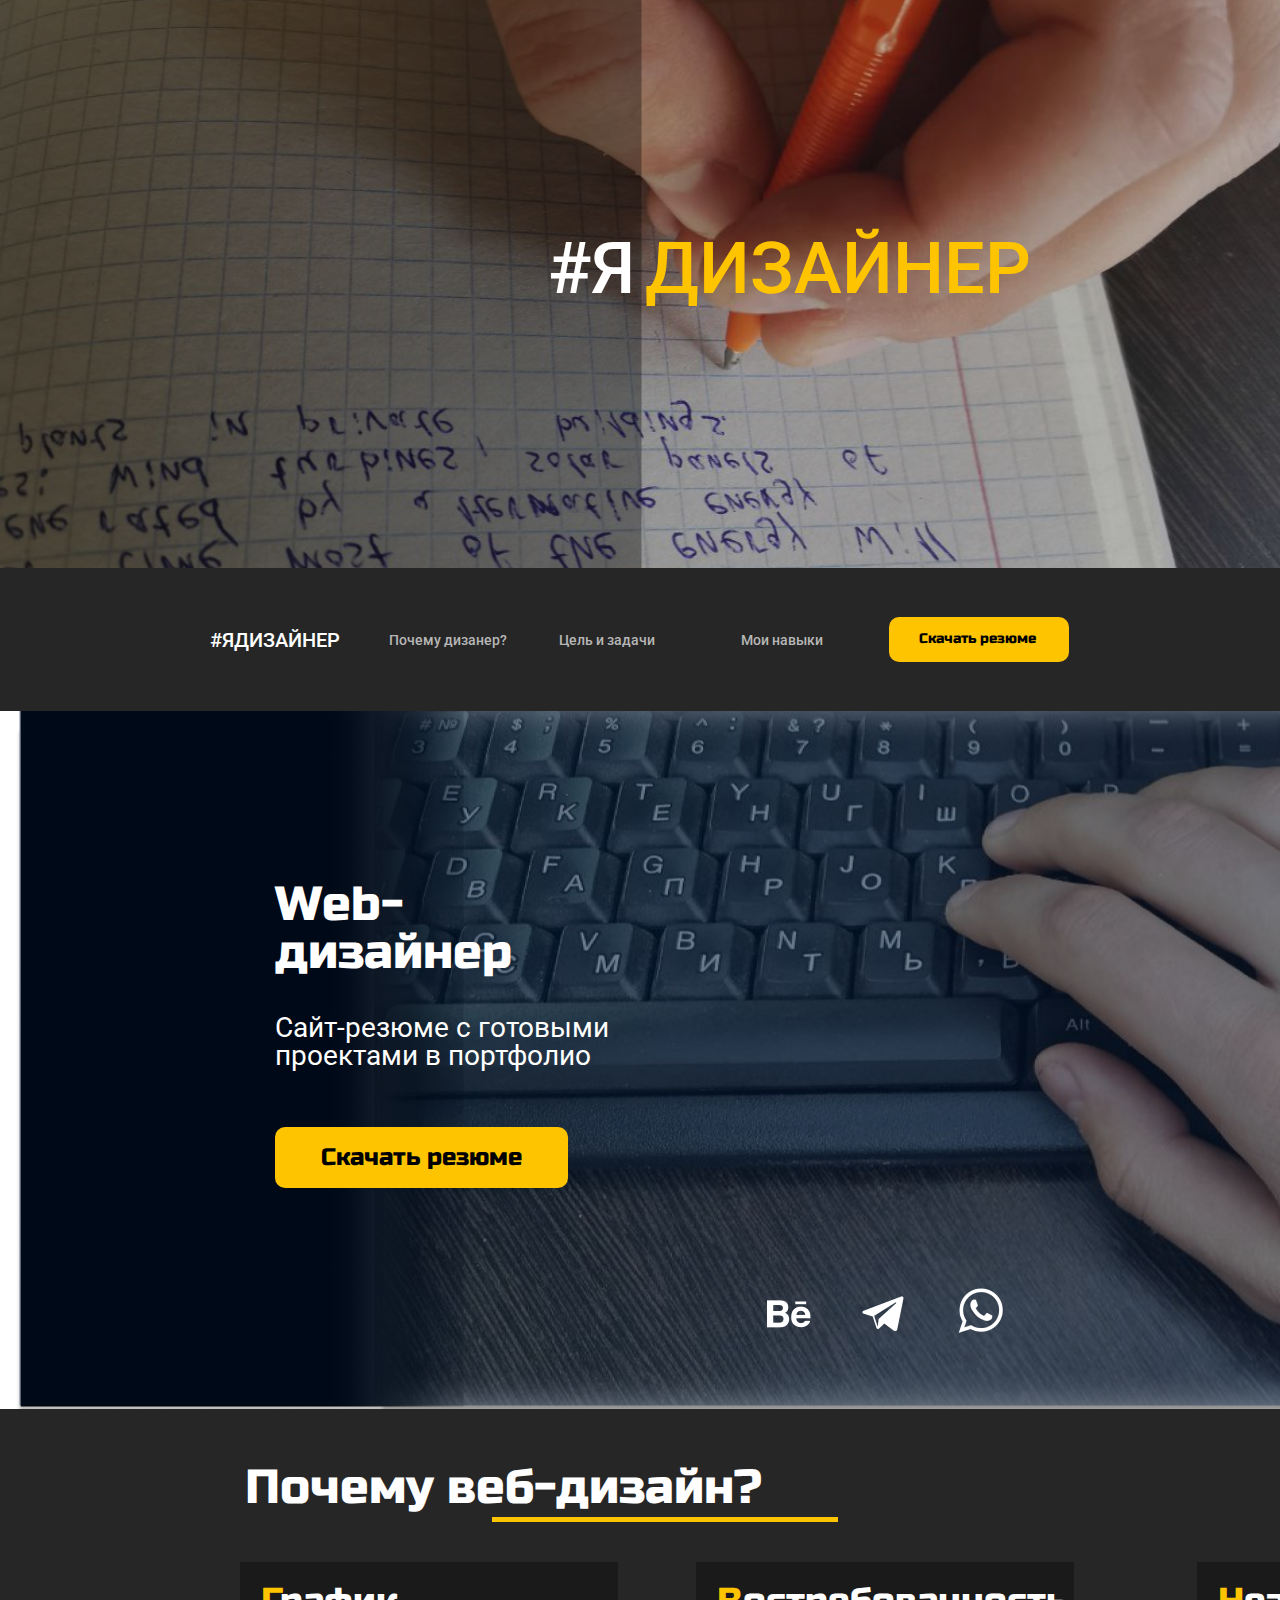
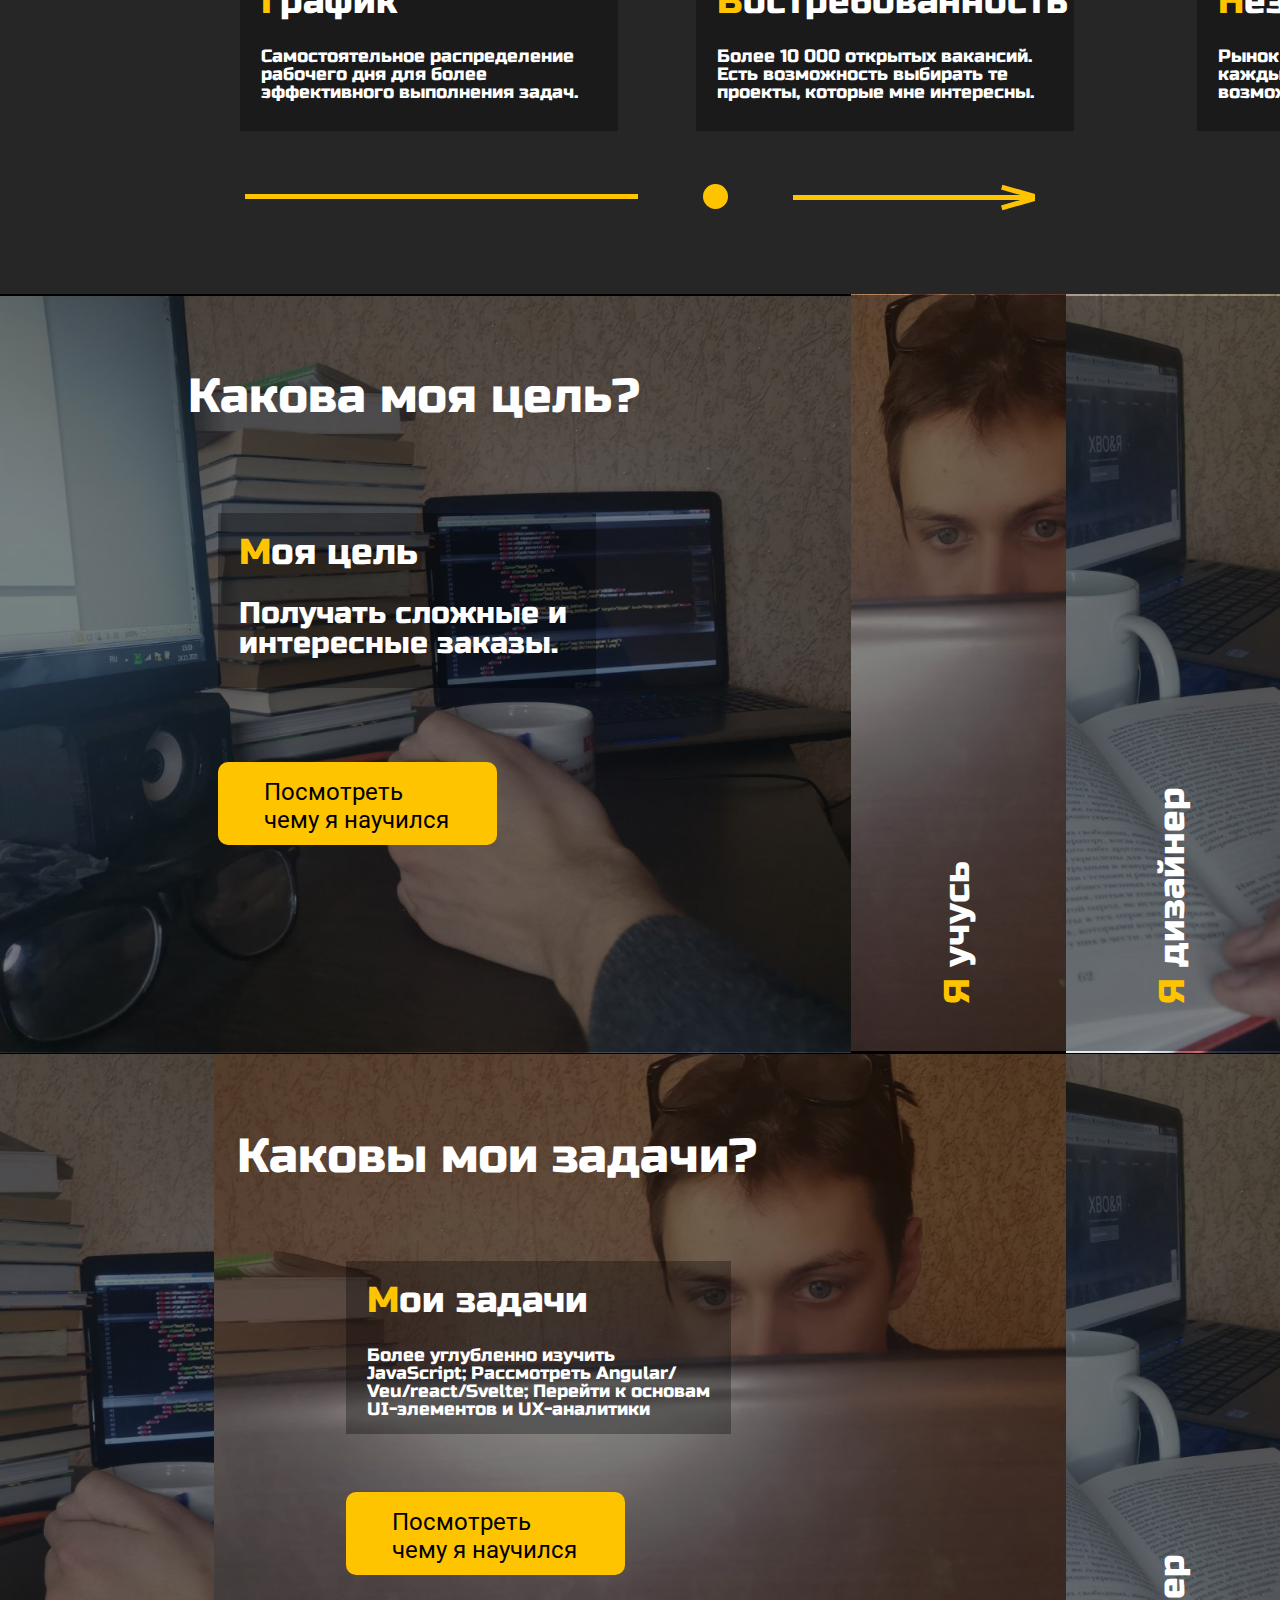
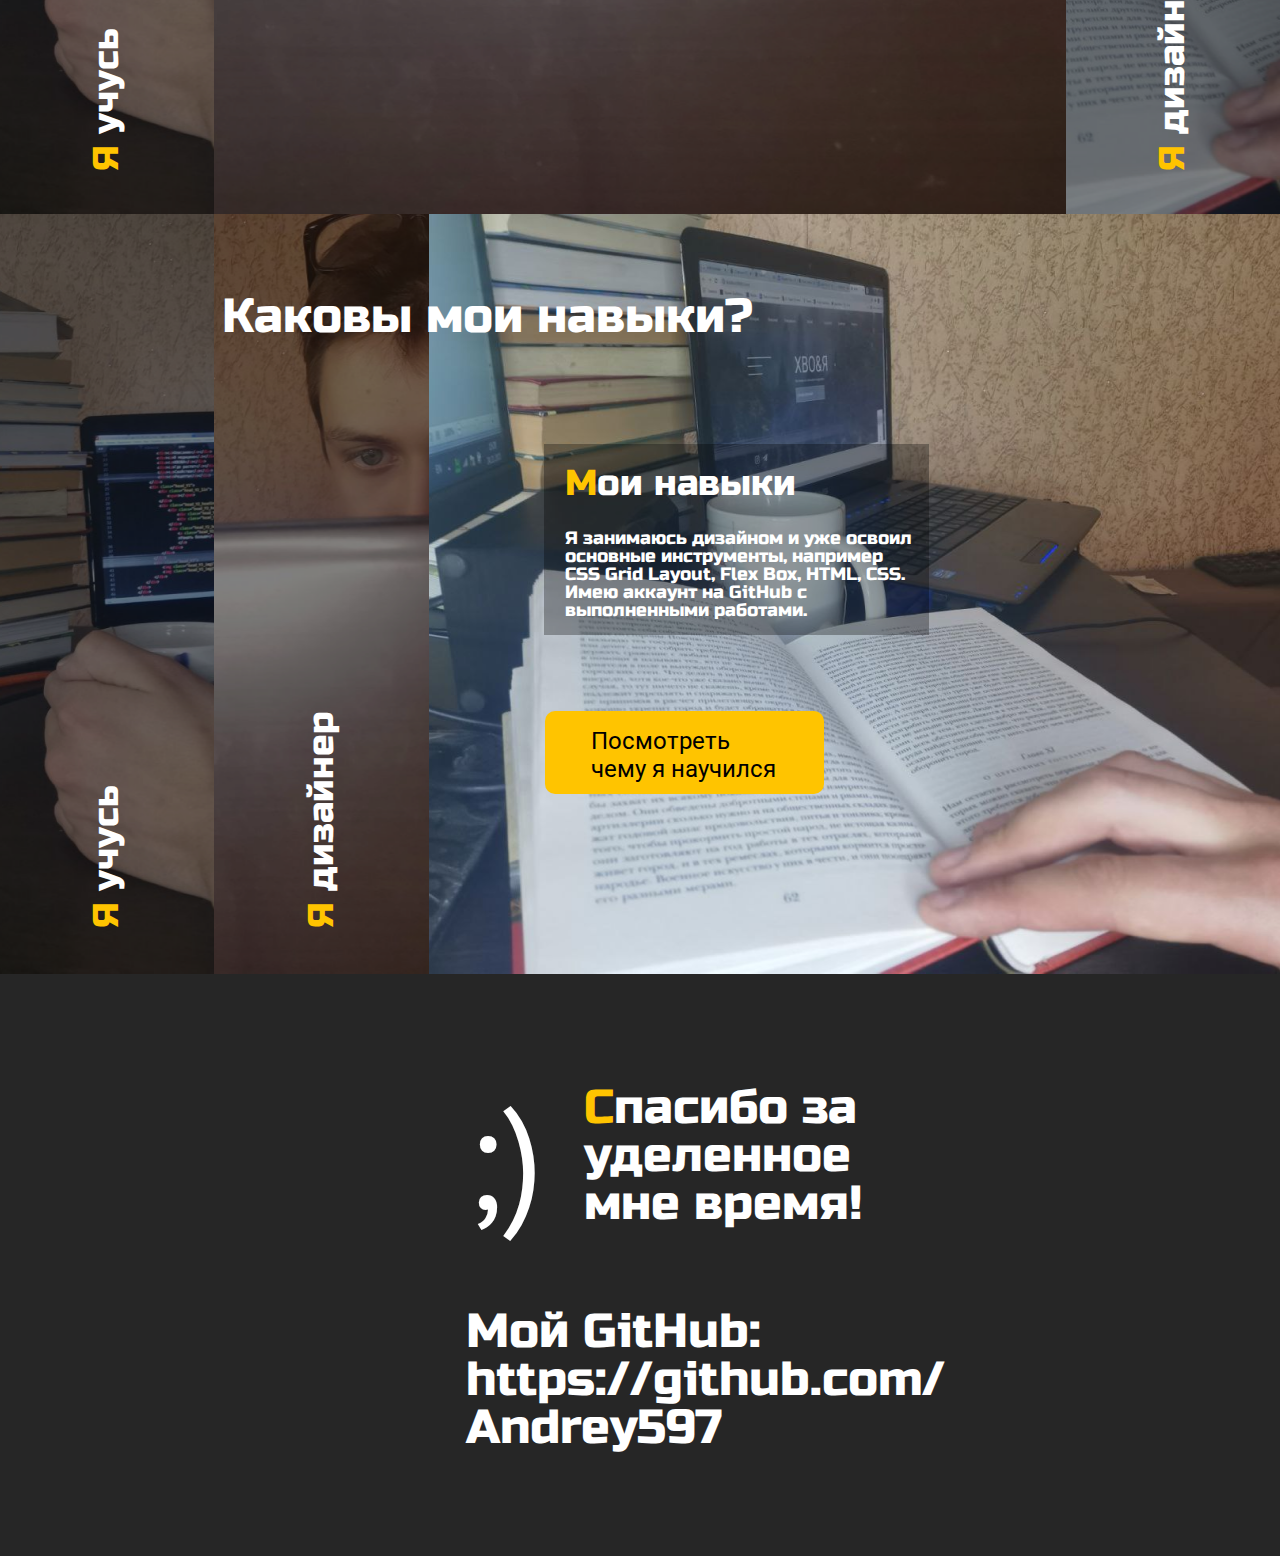
<file: index.html>
<!DOCTYPE html>
<html>
<head lang="ru">
	<title>Summary</title>
	<link rel="stylesheet" type="text/css" href="css/zero_style.css">
	<meta http-equiv="Content-type" content="text/html;charset=UTF-8">
	<link href="https://fonts.googleapis.com/css2?family=PT+Sans&family=Roboto&family=Russo+One&display=swap" rel="stylesheet">
	<meta name="viewport" content="width=device-width, initial-scale=1">
</head>
<body>
	<div class="wrapper">
		<div class="w-conteiner">
			<div class="header_">
				<div class="header_text">
					<div class="header_left">
						#Я
					</div>
					<div class="header_right">
						дизайнер
					</div>
				</div>
			</div>
			<div class="headfix_ nav-container">
				<div class="headfix_cont">
					<div class="headfix_left">
						<a href="#top">#Ядизайнер</a></div>
					<div class="headfix_center">
						<div class="headfix_burger"> 
							<span></span> 
						</div>
						<nav  class="headfix_nav headfix_navback">
							<ul>
								<a href="#block2_"><li>Почему дизанер?</li></a>
								<a href="#block3_"><li>Цель и задачи</li></a>
								<a href="#block5_"><li>Мои навыки</li></a>
							</ul>
						</nav>
					</div>
					<div class="headfix_right">
						<a href="Summary.doc">
							<button>Скачать резюме</button>
						</a>
					</div>
				</div>
			</div>
			<div id="top" class="block1_">
				<div class="block1_conter">
					<div class="block1_left">
						<h2>Web-дизайнер</h2>
						<div>Сайт-резюме с готовыми проектами в портфолио</div>
						<button>
							<a target="blank" href="Summary.doc">Скачать резюме</a>
						</button>
					</div>
					<div  id="block2_" class="block1_right">
						<a target="_blank" href="https://www.behance.net/mikahilrudakov">
							<img src="img/1behance.png">
						</a>
						<a target="_blank" href="https://web.telegram.org/z/" class="block1_righta2" href="">
							<img src="img/1telegram.png">
						</a>
						<a target="_blank" href="https://api.whatsapp.com/send?phone=79122605005">
							<img src="img/1whatsapp.png">
						</a>
					</div>
				</div>
			</div>
			<div class="block2_">
				<div class="block2_conter">
					<h2 >Почему веб-дизайн?</h2>
					<div class="block2_lineup"></div>
					<div class="block2_middle">
						<div class="block2_info">
							<div class="block2_info1">
								<h3><span>Г</span>рафик</h3>
								<p>Самостоятельное распределение рабочего дня для более эффективного выполнения задач.</p>
							</div>
							<div class="block2_info1 block2_infocntr">
								<h3><span>В</span>остребованность</h3>
								<p>Более 10 000 открытых вакансий. Есть возможность выбирать те проекты, которые мне интересны.</p>
							</div>
							<div class="block2_info1">
								<h3><span>Н</span>езависимость</h3>
								<p>Рынок IT растёт и развивается каждый год. Это дает большие возможности для начинающих.</p>
							</div>
						</div>
						<div  id="block3_" class="block2_linedown">
							<div class="block2_linedown1"></div>
							<div class="block2_linedown2"></div>
							<div class="block2_linedown3"><span></span></div>
						</div>
					</div>
				</div>
			</div>
			<div  class="block3_">
				<div class="block3_conter">
					<div class="block3_left">
						<div class="block3_lcont">
							<h2>Какова моя цель?</h2>
							<div class="block3_ltext">
								<h3><span>М</span>оя цель</h3>
								<p>Получать сложные и интересные заказы.</p>
							</div>
							<button>
								<a class="but_col" href="dop.html">Посмотреть чему я научился</a>
							</button>
						</div>
					</div>
					<div class="block3_cntr">
						<div class="block3_ccont">
							<div><span>Я</span> учусь</div>
						</div>
					</div>
					<div class="block3_right">
						<div class="block3_rcont">
							<div><span>Я </span> дизайнер</div>
						</div>
					</div>
				</div>
			</div>
			<div class="block4_">
				<div class="block4_conter">
					<div class="block4_cntr">
						<div class="block4_ccont">
							<div><span>Я</span> учусь</div>
						</div>
					</div>
					<div class="block4_left">
						<div class="block4_lcont">
							<h2>Каковы мои задачи?</h2>
							<div class="block4_ltext">
								<h3><span>М</span>ои задачи</h3>
								<p>Более углубленно изучить <br> JavaScript;  Рассмотреть Angular/ <br> Veu/react/Svelte; Перейти к основам <br>UI-элементов  и UX-аналитики</p>
							</div>
							<button>
								<a class="but_col" href="dop.html">Посмотреть чему я научился</a>
							</button>
						</div>
					</div>
					<div class="block4_right">
						<div class="block4_rcont">
							<div ><span>Я </span> дизайнер</div>
						</div>
					</div>
				</div>
			</div>
			<div id="block5_" class="block5_">
				<div class="block5_conter">
					<div class="block5_cntr">
						<div class="block5_ccont">
							<div><span>Я</span> учусь</div>
						</div>
					</div>
					<div class="block5_right">
						<div class="block5_rcont">
							<div><span>Я </span> дизайнер</div>
						</div>
					</div>
					<div class="block5_left">
						<div class="block5_lcont">
							<h2  id="#block5_">Каковы мои навыки?</h2>
							<div class="block5_ltext">
								<h3><span>М</span>ои навыки</h3>
								<p>Я занимаюсь дизайном и уже освоил основные инструменты, например CSS Grid Layout, Flex Box, HTML, CSS. Имею аккаунт на GitHub с выполненными работами.</p>
							</div>
							<button>
								<a class="but_col" href="dop.html">Посмотреть чему я научился</a>
							</button>
						</div>
					</div>
				</div>
			</div>
			<footer class="foot_">
				<div class="foot_conter">
					<div class="foot_top">
						<div>;)</div>
						<p><span>С</span>пасибо за уделенное мне время!</p>
					</div>
					<div  class="foot_middle">
						<a target="blank" href="https://github.com/Andrey597">Мой GitHub: https://github.com/ Andrey597</a>
					</div>
				</div>
			</footer>
		</div>
	</div>

<script src="https://code.jquery.com/jquery-3.5.1.slim.min.js"></script>
<script src="js/menu.js"></script> 
</body>
</html>
</file>
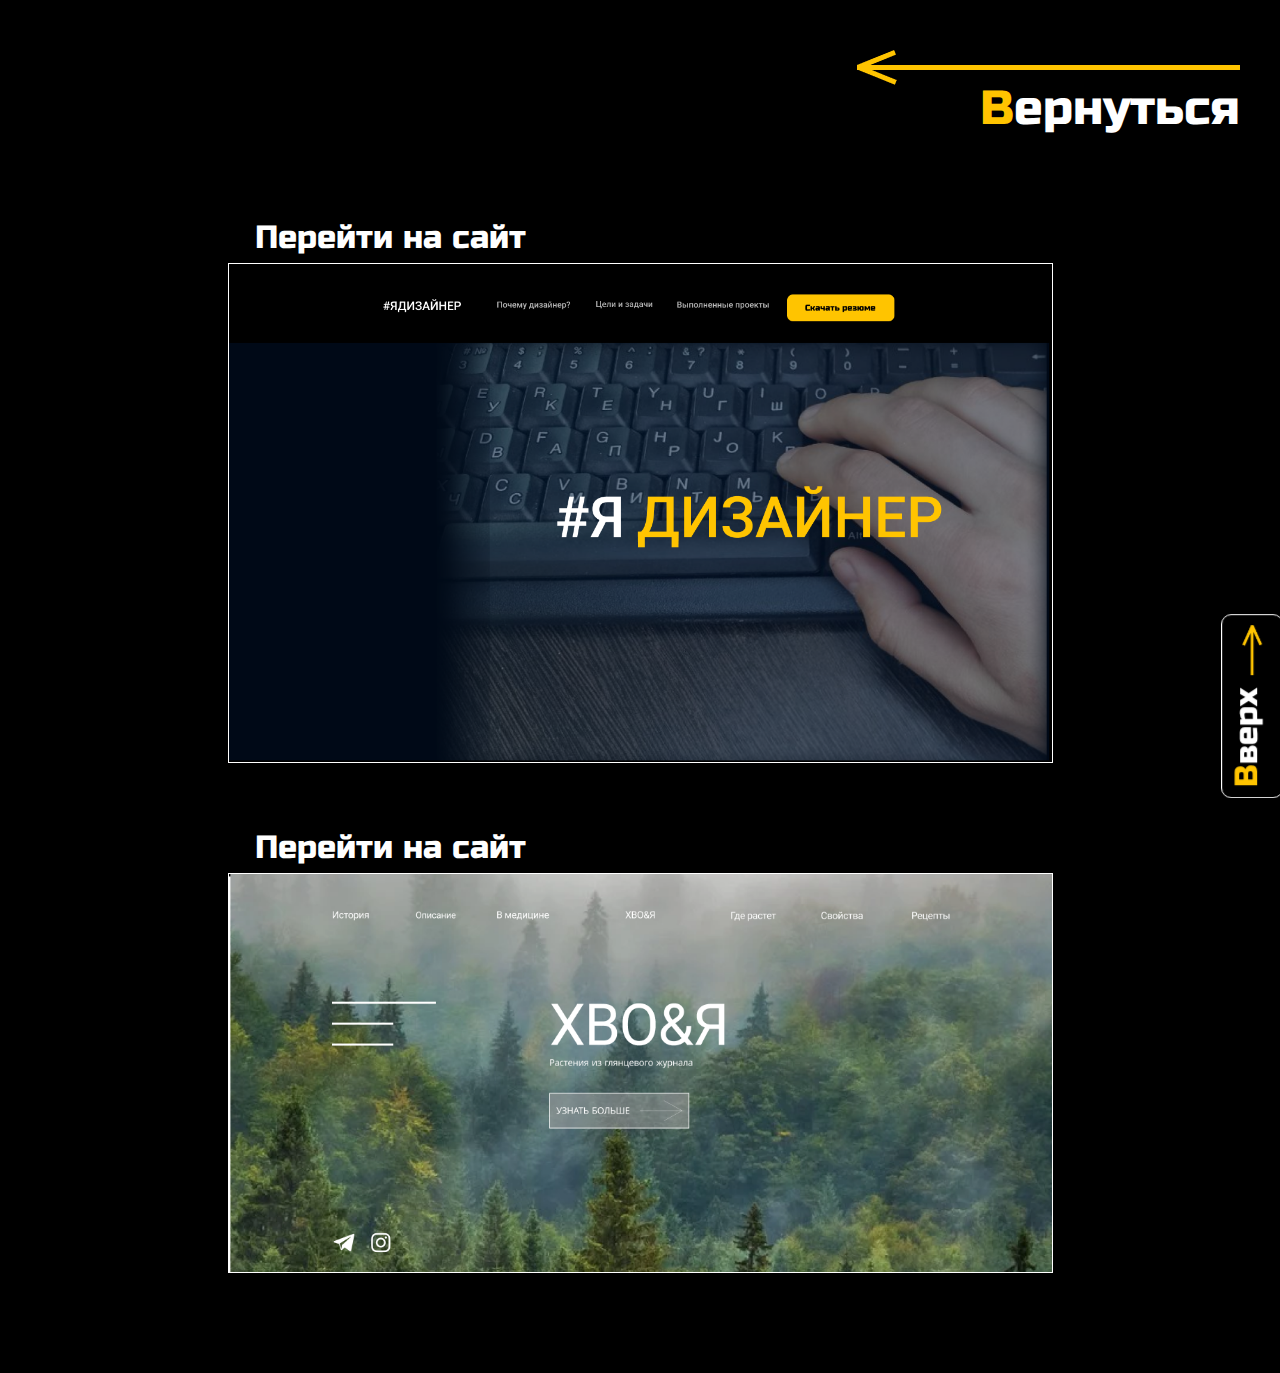
<file: dop.html>
<!DOCTYPE html>
<html>
<head lang="ru">
	<title>Example</title>
	<link rel="stylesheet" type="text/css" href="css/dop.css">
	<meta http-equiv="Content-type" content="text/html;charset=UTF-8">
	<link href="https://fonts.googleapis.com/css2?family=PT+Sans&family=Roboto&family=Russo+One&display=swap" rel="stylesheet">
	<meta name="viewport" content="width=device-width, initial-scale=1">
</head>
<body>
	<div id="top" class="wrapper">
		<div class="conteiner_">
			<div class="block_top">
				<a target="blank" href="index.html">
				<div class="block_top1"><img src="dop_img/blocktop_line.png"></div>
				<div class="block_top2"><span>В</span>ернуться</div>
				</a>
			</div>
			<div class="block1_">
			<div class="block1_contin">
				<a target="blank" href="index.html">Перейти на сайт</a>
				<div class="block1_txt">
					<img src="dop_img/example_1.png">
				</div>
			</div>
			</div>
			<div class="block2_">
			<div class="block2_contin">
				<a target="blank" href="index.html">Перейти на сайт</a>
				<div class="block2_txt">
					<img src="dop_img/example_2.png">
				</div>
			</div>
			</div>
			<div class="butfix_">
				<button>
					<a href="#top"><span>В</span>верх</a>
					<img src="dop_img/fix_line.png">
				</button>
			</div>
		</div>
	</div>
</body>
</html>
</file>
<file: css/zero_style.css>
*{
	padding: 0;
	margin: 0;
	border: 0;
}
*,*:before,*:after{
	-moz-box-sizing: border-box;
	-webkit-box-sizing: border-box;
	box-sizing: border-box;
}
:focus,:active{outline: none;}
a:focus,a:active{outline: none;}

nav,footer,header,aside{display: block;}

html,body{
	height: 100%;
	width: 100%;
	font-size: 100%;
	line-height: 1;
	font-size: 14px;
	-ms-text-size-adjust: 100%;
	-moz-text-size-adjust: 100%;
	-webkit-text-size-adjust: 100%;
}
input,button,textarea{font-family:inherit;}

input::-ms-clear{display: none;}
button{cursor: pointer;}
button::-moz-focus-inner {padding:0;border:0;}
a, a:visited{text-decoration: none;}
a:hover{text-decoration: none;}
ul li{list-style: none;}
img{vertical-align: top;}

h1,h2,h3,h4,h5,h6{font-size:inherit;font-weight: 400;}
/*--------------------*/

body{
	max-width: 1380px;
	margin: 0px auto;
}
.f-nav{ 
	z-index: 9; 
	position: fixed; 
	left: 0; 
	top: 0; 
	width: 100%;
	background: #fff;
} 
.wrapper{
	max-width: 1380px;
	margin: 0px auto;
	overflow: hidden;
	}
.conteiner{}
.header_{
	background: url(../img/hfon.png) center no-repeat;
	max-width: 100%;
}
.header_text{
	font-family: Roboto;
	font-size: 72px;
	font-weight: 500;
	display: grid;
	grid-template-columns: 1fr 1fr;
	padding: 233px 0 263px 0;
	text-transform: uppercase;
}
.header_left{
	color: #ffffff;
	text-align: right;
	padding:  0 5px;
}
.header_right{
	color: #ffc400;
	padding: 0 5px;
}
.header_1{}
.header_2{}

@media(max-width: 850px){
	.header_text{
		padding: 133px 0 163px;
		font-size: 50px;	
	}
}

@media(max-width: 580px){
	.header_text{
		grid-template-columns: 1fr;
		text-align: center;
		padding: 133px 0 163px;
		font-size: 50px;
	}
	.header_left{
		text-align: center;
	}
}
/*-------------------------------------------------------------------------------------------------*/
.headfix_{
	background: rgba(0, 0, 0, 0.85);
	height: 143px;
}
.headfix_cont{
	max-width: 860px;
	margin: 0px auto;
	height: 100%;
	display: grid;
	grid-template-columns: 15% 1fr 21%;
	align-items: center;
	}
.headfix_left{
	font-family: Roboto;
	font-size: 20px;
	font-weight: 500;
	color: #ffffff;
	text-transform: uppercase;
}
.headfix_left a{
	color: #fff;
}
.headfix_nav ul{
	display: grid;
	margin: 0 29px 0 47px;
	grid-template-columns: 26.2% 1fr 33.1%;
	justify-items: center;
}

.headfix_nav li{
	font-family: Roboto;
	font-size: 14px;
	font-weight: 500;
	color: #b7b7b7;
}

.headfix_right{
	width: 180px;
	height: 45px;
	background: #ffc400;
	border-radius: 10px;
}
.headfix_right button{
	font-family: Russo One;
	font-size: 14px;
	color: #000000;
	background: #ffc400;
	margin: 13px 30px;
}

@media(max-width:890px){

	.headfix_{
		height: 100px;
	}
	.headfix_cont{
	max-width: 860px;
	margin: 0px auto;
	height: 100%;
	display: grid;
	grid-template-columns: 15% 1fr 21%;
	align-items: center;
	}
	.headfix_cont{
		max-width: 580px;
	}
	.headfix_center{
		order: 3;	
	}
	.headfix_burger{
		display: block;
		position: relative;
		width: 50px;
		height: 30px;
		z-index: 3;
		overflow: hidden;
		top: 31px;
		left: 5px;
		margin: 0 0 70px 50px;
	}
	.headfix_burger:before, 
	.headfix_burger:after{
		content: '';
		background: #fff;
		position: absolute;
		width: 100%;
		height: 3px;
		left: 0;
		background: #ffc400;
	}
	.headfix_burger:before{
		top: 0;
		transition: all 0.5s;
	}
	.headfix_burger:after{
		bottom: 0;
		transition: all 0.5s;
	}
	.headfix_burger span{
		position: absolute;
		background-color: #fff;
		position: absolute;
		width: 100%;
		height: 3px;
		left: 0;
		top: 14px;
		transition: all 0.5s;
		background: #ffc400;
	}
	.headfix_right{
		order: 2;
		margin: 0 0 0 115px;
	}
	.headfix_right button{}
	.headfix_burger.active:before{
		transform: rotate(45deg);
		top:9px;
		transition: all 0.5s;
	}
	.headfix_burger.active:after{
		transform: rotate(-45deg);
		bottom: 9px;
		transition: all 0.5s;
	}
	.headfix_burger.active span{
		transform: scale(0);
	}
	.headfix_nav{
		position: fixed;
		top: 80px;
		right: -300%;
		transition: all 0.5s;
		overflow: auto;
	}
	.headfix_nav.active{
		top:100px;
		right: 0px;
		background: #000;
		z-index: 5;
		display: flex;
	}
	.headfix_nav.active ul{
		display: flex;
		flex-direction: column;
		padding: 0px;
		margin: 0px;
	}
	.headfix_navback li{
		font-size: 24px;
	}
	.headfix_navback.active a{
		width: 300px;
		height: 100px;
		display: flex;
		align-items: center;
		justify-content: center;
	}
	.headfix_navback.active a:active{
		background: #fff;
		transition: all 0.1s;
	}
	.headfix_left{
		display: 
	}
}

@media(max-width: 580px){
	.headfix_cont{
		max-width: 450px;
		margin: 0px auto;
		display: grid;
		grid-template-columns: 1fr 1fr;
		align-items: center;
		}
	.headfix_burger{
		margin: 0 20px 100px 0;
	}
	.headfix_left{
		display: none;
	}
	.headfix_center{
		margin: 0 20px -50px -20px;
		display: flex;
		justify-content: flex-end;
	}
	.headfix_right{
		margin: 0px 0 0 15px;
	}
}
/*-------------------------------------------------------------------------------------------------*/
.block1_{
	max-width: 1380px;
	margin: 0px auto;
	background: url(../img/1fon_1.png)  center no-repeat;
}
.block1_conter{
	max-width: 830px;
	margin: 0px auto;
	display: grid;
	grid-template-columns: repeat(auto-fill, minmax(40px, 50%));
}
.block1_left{
	padding: 170px 0 0 50px;
}
.block1_left h2{
	font-family: Russo One;	
	font-size: 48px;
	color: #fff;
}
.block1_left div{
	font-family: Roboto;
	font-size: 28px;
	color: #fff;
	margin: 37px 0 57px 0;
}
.block1_left button{
	font-family: Russo One;
	font-size: 24px;
	color: #000;
	padding: 16px 46px;
	background: #ffc400;
	border-radius: 10px;
}
.block1_left a{
	color: #000;
}
.block1_right{
	display: flex;
	align-items: flex-end;
	justify-content: flex-end;
	margin: 572px 50px 70px 0px;
}
.block1_righta2{
	margin: 0 46px;
}

@media (max-width: 700px){
	.block1_{
	background: url(../img/1fon_1.png) no-repeat;
	}
	.block1_conter{
	max-width: 500px;
	margin: 0px auto;
	display: grid;
	grid-template-columns: repeat(auto-fill, minmax(40px, 100%));
	}
	.block1_left{
		padding: 70px 15px 0 15px;
	}
	.block1_left button{
		padding: 20px 30px;
		font-size: 30px;
	}
	.block1_right{
		display: flex;
		align-items: flex-end;
		justify-content: flex-end;
		margin: 10% 15% 50% 15%;
	}
}

@media (max-width: 380px){
	.block1_left{
		text-align: center;
	}
	.block1_left button{
		padding: 15px 18px;
		font-size: 30px;
	}
}
/*-------------------------------------------------------------------------------------------------*/
.block2_{
	 background-color: rgba(0, 0, 0, 0.85);
	 overflow: hidden;
}
.block2_conter{
	max-width: 800px;
	margin: 0px auto;
	padding: 55px 0 85px 0;
}
.block2_conter h2{
	padding: 0 5px;
	font-family: Russo One;
	font-size: 48px;
	color: #fff;
}
.block2_lineup{
	width: 346px;
	height: 5px;
	background: #ffc400;
	display: flex;
	margin: 5px 0 40px 252px;
}
.block2_info{
	display: flex;
	transition: all 0.5s;		
}
.block2_info:hover{
	margin: 0 0 0 -300px;
	transition: all 0.5s;	
}
.block2_info.active{
	margin: 0 0 0 -750px;
}
.block2_info1{
	background-color: rgba(0, 0, 0, 0.3);
}

.block2_infocntr{
	margin: 0 123px 0 78px;
}
.block2_info1 h3{
	font-family: Russo One;
	font-size: 36px;
	color: #fff;
	margin: 22px 0 0 21px;
}
.block2_info1 span{
	color: #ffc400;
}
.block2_info1 p{
	margin: 27px 8px 30px 21px;
	font-family: Russo One;
	font-size: 18px;
	text-align: left;
	color: #fff;
	width: 349px;
}
.block2_linedown{
	margin: 50px 5px 0 5px;
	display: flex;
	align-items: center;
	transition: all 0.2s;
}
.block2_linedown:hover{
	margin: 50px -95px 0 105px;
	transition: all 0.5s;
}
.block2_linedown1{
	width: 400px;
	height: 5px;
	background: #ffc400;
}
.block2_linedown2{
	width: 25px;
	height: 25px;
	background: #ffc400;
	border-radius: 50%;
	margin: 0 65px;
}
.block2_linedown3{
		position: relative;
		width: 246px;
		height: 30px;
		overflow: hidden;
		top: 0px;
		left: 0px;
}
.block2_linedown3:before, 
.block2_linedown3:after{
	content: '';
	background: #ffc400;
	position: absolute;
	width: 39px;
	height: 5px;
	right: 0;
	}
.block2_linedown3:before{
	transform: rotate(16deg);
	top:9px;
	right: -5px;
}
.block2_linedown3:after{
	transform: rotate(-16deg);
	bottom:6px;
	right: -5px;
}
.block2_linedown3 span{
	position: absolute;
	width: 100%;
	height: 5px;
	left: 0;
	top: 14px;
	transition: all 0.5s;
	background: #ffc400;
	}

@media (max-width:950px){	
	.block2_conter{
		max-width: 600px;
		margin: 0px auto;
		padding: 55px 20px 85px 20px;

	}
	.block2_lineup{
		width: 330px;
		margin: 5px 0 40px 200px;
	}
	.block2_middle{
		display: flex;
	}
	.block2_info{
		display: flex;
		flex-direction: column;		
	}
	.block2_info:hover{
		margin: 0;
		padding: 0;
	}
	.block2_info.active{
		margin: 0;
		padding: 0;
	}
	.block2_infocntr{
		margin: 50px 0px;
	}
	.block2_linedown{
		display: flex;
		align-items: center;
		height: 50px;
		margin: 270px 0 0 -130px;
		transform: rotate(90deg);
	}
	.block2_linedown:hover{
		margin: 270px 0 0 -130px;
		padding: 0;
	}
	.block2_linedown1{
		width: 200px;
	}
	.block2_linedown3{
		width: 146px;
	}
}

@media (max-width: 580px){
	.block2_conter{
		max-width: 300px;
		margin: 0px auto;
	}
	.block2_conter h2{
		text-align: center;
	}
	.block2_lineup{
		width: 210px;
		margin: 0px auto;
	}
	.block2_middle{
		margin: 50px 0 0 0;
	}
	.block2_info1{
	max-width: 300px;
	height: 300px;	
	}
	.block2_info1 p{
		width: 80%;
		font-size: 25px;
	}
	.block2_infocntr{
	margin: 50px 0px;
	}
	.block2_linedown{
	display: none;
	}
	.block2_info1 h3{
		font-size: 26px;
	}	
}
/*-------------------------------------------------------------------------------------------------*/
.block3_{
	overflow: hidden;
	margin: -2px 0 0 0;
}
.block3_conter{
	display: grid;
	grid-template-columns: 66.5% 1fr 1fr;
	background: #000;
}
.block3_left{
	background: url(../img/3group5.png) no-repeat;
	display: flex;
	flex-direction: column;
	justify-content: flex-end;
	align-items: flex-end;
}
.block3_lcont{
	margin: 79px 60px 209px 0px; 
}
.but_col{
	color: #000;
}

.block3_left h2{
	font-family: Russo One;
	font-size: 48px;
	color: #fff;
}
.block3_ltext{
	background-color: rgba(0, 0, 0, 0.3);
	padding: 22px 8px 30px 21px;
	margin: 92px 195px 37px 30px;
	width: 378px;
}
.block3_ltext span{
	color: #ffc400;
}
.block3_ltext p{
	font-size: 30px;
	font-family: Russo One;
	color: #fff;
	margin: 27px 8px 0px 0px;
}
.block3_ltext h3{
	font-family: Russo One;
	font-size: 36px;
	color: #fff;
}
.block3_left button{
	font-family: Roboto;
	font-size: 24px;
	color: #000;
	background: #ffc400;
	padding: 16px 37px 11px 46px;
	margin: 37px 294px 0 30px;
	border-radius: 10px;
	text-align: left;
	width: 279px;
}
.block3_cntr{
	background: url(../img/3group6.png) no-repeat;
	display: flex;
	align-items: flex-end;
	justify-content: center;
	padding: 0 0 50px 0;
}
.block3_ccont div{
	font-family: Russo One;
	font-size: 36px;
	color: #fff;
	writing-mode:vertical-lr;
	transform: rotate(180deg);
}
.block3_ccont span{
	color: #ffc400;
}
.block3_right{
	background: url(../img/3group7.png) no-repeat;
	display: flex;
	align-items: flex-end;
	justify-content: center;
	padding: 0 0 50px 0;
}
.block3_rcont div{
	font-family: Russo One;
	font-size: 36px;
	color: #fff;
	writing-mode:vertical-lr;
	transform: rotate(180deg);
}
.block3_rcont span{
	color: #ffc400;
}

@media (max-width: 1050px){

	.block3_lcont{
	margin: 79px 30px 209px 0px; 
	display: flex;
	flex-direction: column;
	justify-content: flex-end;
	align-items: center;
	}
	.block3_left h2{
		font-family: Russo One;
		font-size: 48px;
		color: #fff;
		width: 270px;
	}
	.block3_ltext{
		background-color: rgba(0, 0, 0, 0.3);
		padding: 22px 8px 30px 21px;
		margin: 92px 0px 37px 0px;
		width: 378px;
	}
	.block3_ltext span{
		color: #ffc400;
	}
	.block3_ltext p{
		margin: 27px 8px 0px 0px;
	}

	.block3_ltext h3{
		font-family: Russo One;
		font-size: 36px;
		color: #fff;
	}
	.block3_left button{
		font-family: Roboto;
		font-size: 24px;
		color: #000;
		background: #ffc400;
		padding: 16px 37px 11px 46px;
		margin: 17px 5px 0 0px;
		border-radius: 10px;
		text-align: left;
		width: 279px;
	}
	.block3_cntr{
		background: url(../img/3group6.png) no-repeat;
		display: flex;
		align-items: flex-end;
		justify-content: center;
		padding: 0 0 50px 0;
	}
	.block3_ccont div{
		font-family: Russo One;
		font-size: 36px;
		color: #fff;
		writing-mode:vertical-lr;
		transform: rotate(180deg);
	}
	.block3_ccont span{
		color: #ffc400;
	}
	.block3_right{
		background: url(../img/3group7.png) no-repeat;
		display: flex;
		align-items: flex-end;
		justify-content: center;
		padding: 0 0 50px 0;
	}
	.block3_rcont div{
		font-family: Russo One;
		font-size: 36px;
		color: #fff;
		writing-mode:vertical-lr;
		transform: rotate(180deg);
	}

	.block3_rcont span{
		color: #ffc400;
	}

}

@media(max-width: 620px){
	.block3_conter{
	display: grid;
	grid-template-columns: 1fr;
	}
	.block3_lcont{
		margin: 0px auto;
	}
	.block3_left h2{
		font-family: Russo One;
		font-size: 48px;
		color: #fff;
		width: auto;
		margin: 79px 15px 0 15px;
		text-align: center;
	}
	.block3_ltext{
		background-color: rgba(0, 0, 0, 0.3);
		padding: 22px 8px 30px 21px;
		margin: 50px 15px 37px 15px;
		width: auto;
	}
	.block3_ltext span{
		color: #ffc400;
	}
	.block3_ltext p{
		font-size: 34px;
		font-family: Russo One;
		color: #fff;
		margin: 27px 0px 0px 0px;
	}
	.block3_ltext h3{
		font-family: Russo One;
		font-size: 45px;
		color: #fff;
	}
	.block3_left button{
		font-family: Roboto;
		font-size: 24px;
		color: #000;
		background: #ffc400;
		margin: 17px 15px 100px 15px;
		border-radius: 10px;
		text-align: left;
		width: 279px;
	}
	.block3_cntr{
		display: none;
	}
	.block3_right{
		display: none;
	}
}
/*-------------------------------------------------------------------------------------------------*/
.block4_{
	background: #000;
	height: 760px;
}
.block4_conter{
	display: grid;
	grid-template-columns: 1fr 66.5% 1fr;
}
.block4_left{
	background: url(../img/4group9.png) no-repeat;
	display: flex;
	flex-direction: column;
}
.block4_lcont{
	margin: 79px 0px 223px 23px; 
}
.block4_left h2{
	font-family: Russo One;
	font-size: 48px;
	color: #fff;
}
.block4_ltext{
	background-color: rgba(0, 0, 0, 0.3);
	padding: 22px 15px 16px 21px;
	margin: 80px 0px 29px 109px;
	width: 385px;
}
.block4_ltext span{
	color: #ffc400;
}
.block4_ltext p{
	font-size: 18px;
	font-family: Russo One;
	color: #fff;
	margin: 27px 0px 0px 0px;
}
.block4_ltext h3{
	font-family: Russo One;
	font-size: 36px;
	color: #fff;
}
.block4_left button{
	font-family: Roboto;
	font-size: 24px;
	color: #000;
	background: #ffc400;
	padding: 16px 37px 11px 46px;
	margin: 29px 0 223px 109px;
	border-radius: 10px;
	text-align: left;
	width: 279px;
}
.block4_cntr{
	background: url(../img/4group8.png) no-repeat;
	display: flex;
	align-items: flex-end;
	justify-content: center;
	padding: 0 0 250px 0;
}
.block4_ccont div{
	font-family: Russo One;
	font-size: 36px;
	color: #fff;
	writing-mode:vertical-lr;
	transform: rotate(180deg);
}
.block4_ccont span{
	color: #ffc400;
}
.block4_right{
	background: url(../img/4group10.png) no-repeat;
	display: flex;
	align-items: flex-end;
	justify-content: center;
	padding: 0 0 250px 0;
}
.block4_rcont div{
	font-family: Russo One;
	font-size: 36px;
	color: #fff;
	writing-mode:vertical-lr;
	transform: rotate(180deg);
}
.block4_rcont span{
	color: #ffc400;
}

@media (max-width: 1050px){
	.block4_{
		margin: -35px 0 0 0;
	}
	.block4_lcont{
	margin: 79px 30px 209px 0px; 
	display: flex;
	flex-direction: column;
	justify-content: flex-end;
	align-items: center;
	}
	.block4_ltext p{
		font-size: 24px;
		font-family: Russo One;
		color: #fff;
		margin: 27px 0px 0px 0px;
	}
	.block4_left h2{
		text-align: center;
	}
	.block4_ltext{
		margin: 50px 0 0 30px;
	}
	.block4_left button{
		margin: 50px 0 130px 0;
	}
}

@media(max-width: 620px){
	.block4_{
		height: auto;}
		.block4_left{
			background-size: auto 100%;
		}
	.block4_conter{
	display: grid;
	grid-template-columns: 1fr;

	}
	.block4_lcont{
		margin: 0px auto;
	}
	.block4_left h2{
		font-family: Russo One;
		font-size: 48px;
		color: #fff;
		width: 80%;
		margin: 30px 5px 0 5px;
		text-align: center;
	}
	.block4_ltext{
		background-color: rgba(0, 0, 0, 0.3);
		padding: 22px 0px 30px 0px;
		margin: 30px 10px 37px 10px;
		width: auto;
	}
	.block4_ltext span{
		color: #ffc400;
	}
	.block4_ltext p{
		font-size: 30px;
		font-family: Russo One;
		color: #fff;
		margin: 27px 0px 0px 0px;
	}
	.block4_ltext h3{
		font-family: Russo One;
		font-size: 45px;
		color: #fff;
	}
	.block4_left button{
		font-family: Roboto;
		font-size: 24px;
		color: #000;
		background: #ffc400;
		margin: 50px 15px 50px 15px;
		border-radius: 10px;
		text-align: center;
		width: 279px;
	}
	.block4_cntr{
		display: none;
	}
	.block4_right{
		display: none;
	}
}
/*-------------------------------------------------------------------------------------------------*/
.block5_{
	height: 760px;

}
.block5_conter{
	display: grid;
	grid-template-columns: 1fr 1fr 66.5%;
}
.block5_cntr{
	background: url(../img/5group11.png) no-repeat;
	display: flex;
	align-items: flex-end;
	justify-content: center;
	padding: 0 0 250px 0;
}
.block5_ccont div{
	font-family: Russo One;
	font-size: 36px;
	color: #fff;
	writing-mode:vertical-lr;
	transform: rotate(180deg);
}
.block5_ccont span{
	color: #ffc400;
}
.block5_right{
	background: url(../img/5group12.png) no-repeat;
	display: flex;
	align-items: flex-end;
	justify-content: center;
	padding: 0 0 250px 0;
}
.block5_rcont div{
	font-family: Russo One;
	font-size: 36px;
	color: #fff;
	writing-mode:vertical-lr;
	transform: rotate(180deg);
}
.block5_rcont span{
	color: #ffc400;
}
.block5_left{
	background: url(../img/5group13.png) no-repeat;
	display: flex;
	flex-direction: column;
}
.block5_lcont{
	margin: 79px 0px 223px 23px; 
}
.block5_left h2{
	font-family: Russo One;
	font-size: 48px;
	color: #fff;
	margin: 0 0 0 -230px;
	
}
.block5_ltext{
	background-color: rgba(0, 0, 0, 0.3);
	padding: 22px 15px 16px 21px;
	margin: 103px 0px 38px 92px;
	width: 385px;
}
.block5_ltext span{
	color: #ffc400;
}
.block5_ltext p{
	font-size: 18px;
	font-family: Russo One;
	color: #fff;
	margin: 27px 0px 0px 0px;
}
.block5_ltext h3{
	font-family: Russo One;
	font-size: 36px;
	color: #fff;
}
.block5_left button{
	font-family: Roboto;
	font-size: 24px;
	color: #000;
	background: #ffc400;
	padding: 16px 37px 11px 46px;
	margin: 38px 0 161px 93px;
	border-radius: 10px;
	text-align: left;
	width: 279px;
}

@media (max-width: 1050px){
	.block5_lcont{
		margin: 79px 30px 209px 0px; 
		display: flex;
		flex-direction: column;
		justify-content: flex-end;
		align-items: center;
	}
	.block5_ltext p{
		font-size: 24px;
		font-family: Russo One;
		color: #fff;
		margin: 27px 0px 0px 0px;
	}
	.block5_left h2{
		text-align: center;
	}
	.block5_ltext{
		margin: 50px 0 0 30px;
	}
	.block5_left button{
		margin: 50px 0 130px 0;
	}
}

@media(max-width: 620px){
	
	.block5_conter{
		display: grid;
		grid-template-columns: 1fr;

	}
	.block5_lcont{
		margin: 0px auto;
	}
	.block5_left h2{
		font-family: Russo One;
		font-size: 48px;
		color: #fff;
		width: 80%;
		margin: 30px 5px 0 5px;
		text-align: center;
	}
	.block5_ltext{
		background-color: rgba(0, 0, 0, 0.3);
		padding: 22px 0px 30px 0px;
		margin: 30px 10px 20px 10px;
		width: auto;
	}
	.block5_ltext span{
		color: #ffc400;
	}
	.block5_ltext p{
		font-size: 26px;
		font-family: Russo One;
		color: #fff;
		margin: 27px 0px 0px 0px;
	}
	.block5_ltext h3{
		font-family: Russo One;
		font-size: 45px;
		color: #fff;
	}
	.block5_left button{
		font-family: Roboto;
		font-size: 24px;
		color: #000;
		background: #ffc400;
		margin: 0px 15px 20px 15px;
		border-radius: 10px;
		text-align: center;
		width: 279px;
	}
	.block5_cntr{
		display: none;
	}
	.block5_right{
		display: none;
	}
}
/*-------------------------------------------------------------------------------------------------*/
.foot_{
	background: rgba(0, 0, 0, 0.85);
}
.foot_conter{
	padding:  110px 0 104px 466px;
}
.foot_top {
	display: flex;
	align-items: center;
}
.foot_top div{
	font-family: PT Sans;
	font-size: 144px;
	color: #fff;
}
.foot_top p{
	font-family: Russo One;
	font-size: 48px;
	color: #fff;
	width: 311px;
	margin: 0 0 0 41px;
}
.foot_top span{
	color: #ffc400;
}
.foot_middle{
	 font-family: Russo One;
	font-size: 48px;
	color: #fff;
	margin: 80px 0 0 0;
	width: 368px;
}
.foot_middle a{
	color: #fff;
}

@media(max-width: 1100px){
	.foot_conter{
		padding:  0;
		margin: 0;
		display: flex;
		flex-direction: column;
	}
	.foot_top {
		display: flex;
		justify-content: center;
		padding: 50px 0;
	}
	.foot_middle{
		margin: 0px auto;
		padding: 50px 0px;
	}
}

@media(max-width: 700px){
	.foot_middle a{
	font-size: 48px;
	}
}

@media(max-width: 620px){
	.foot_{
		margin: -200px 0 0 0;
	}
	.foot_top div{
		font-size: 96px;
	}
	.foot_top p{
		font-size: 36px;
	}
	.foot_middle a{
		font-size: 36px;
	}
	.foot_middle{
		padding: 0 0 50px 0;
		line-height: 35px;
	}
}

@media(max-width: 380px){
	.foot_{
		margin: -130px 0 0 0;
		padding: 80px 0 0 5px ;
	}
	.foot_middle a{
		font-size: 30px;
	}
}
</file>
<file: css/dop.css>
*{
	padding: 0;
	margin: 0;
	border: 0;
}
*,*:before,*:after{
	-moz-box-sizing: border-box;
	-webkit-box-sizing: border-box;
	box-sizing: border-box;
}
:focus,:active{outline: none;}
a:focus,a:active{outline: none;}

nav,footer,header,aside{display: block;}

html,body{
	height: 100%;
	width: 100%;
	font-size: 100%;
	line-height: 1;
	font-size: 14px;
	-ms-text-size-adjust: 100%;
	-moz-text-size-adjust: 100%;
	-webkit-text-size-adjust: 100%;
}
input,button,textarea{font-family:inherit;}

input::-ms-clear{display: none;}
button{cursor: pointer;}
button::-moz-focus-inner {padding:0;border:0;}
a, a:visited{text-decoration: none;}
a:hover{text-decoration: none;}
ul li{list-style: none;}
img{vertical-align: top;}

h1,h2,h3,h4,h5,h6{font-size:inherit;font-weight: 400;}
/*--------------------*/

.wrapper{
	max-width: 1380px;
	margin: 0px auto;
	background: #000;
	overflow: hidden;
}
.block_top{
	text-align: right;
	padding: 50px 40px;
}

.block_top2{
	font-family: Russo One;
	font-size: 48px;
	color: #fff;
	}
.block_top2 span{
	color: #ffc400;
}
.block1_{
	max-width: 1100px;
	margin: 0px auto;
}
.block1_contin{
	margin: 30px 0;
}
.block1_ a{
	font-family: Russo One;
	font-size: 32px;
	color: #fff;
	padding: 0px 0 0px 15%;
	line-height: 50px;
}
.block1_txt{
	width: 75%;
	height: 500px;
	overflow: auto;
	border: 1px solid #fff;
	margin: 0px auto;
}
.block1_txt img{
	width: 116%;
}

.block2_{
	max-width: 1100px;
	margin: 0px auto;
}
.block2_contin{
	padding: 30px 0 100px 0;
}
.block2_ a{
	font-family: Russo One;
	font-size: 32px;
	color: #fff;
	padding: 0px 0 0px 15%;
	line-height: 50px;
}
.block2_txt{
	width: 75%;
	height: 400px;
	overflow: auto;
	border: 1px solid #fff;
	margin: 0px auto;
}

.block2_txt img{
	width: 100%;
}

.butfix_{
	position: fixed;
	right: -5%;
	top: 75%;
	transform: rotate(-90deg);

}
.butfix_ button{
	background: #000;
	border: 1px solid #fff;
	border-radius: 10px;
	padding: 5px 10px;
}
.butfix_ a{
	font-family: Russo One;
	font-size: 32px;
	color: #fff;
	padding: 0px 10px 0 0;
}
.butfix_ span{
	color: #ffc400;
}
.butfix_ img{
	transform: rotate(180deg);
	margin: 15px 0;
	width: 50px;
	height: 20px;

}

@media(max-width:750px){
	.butfix_{
	position: relative;
	right: 0;
	top: 0;
	transform: rotate(0deg);
	margin: 0 10% 0  0;
	display:flex;
	justify-content: flex-end;
	}

	.butfix_ img{
	transform: rotate(90deg);
	margin: 10px 0;
	height: 20px;
}

}

@media(max-width:400px){
	.block1_ a{
	font-size: 24px;
	}
	.block2_ a{
	font-size: 24px;
	}
}
</file>
